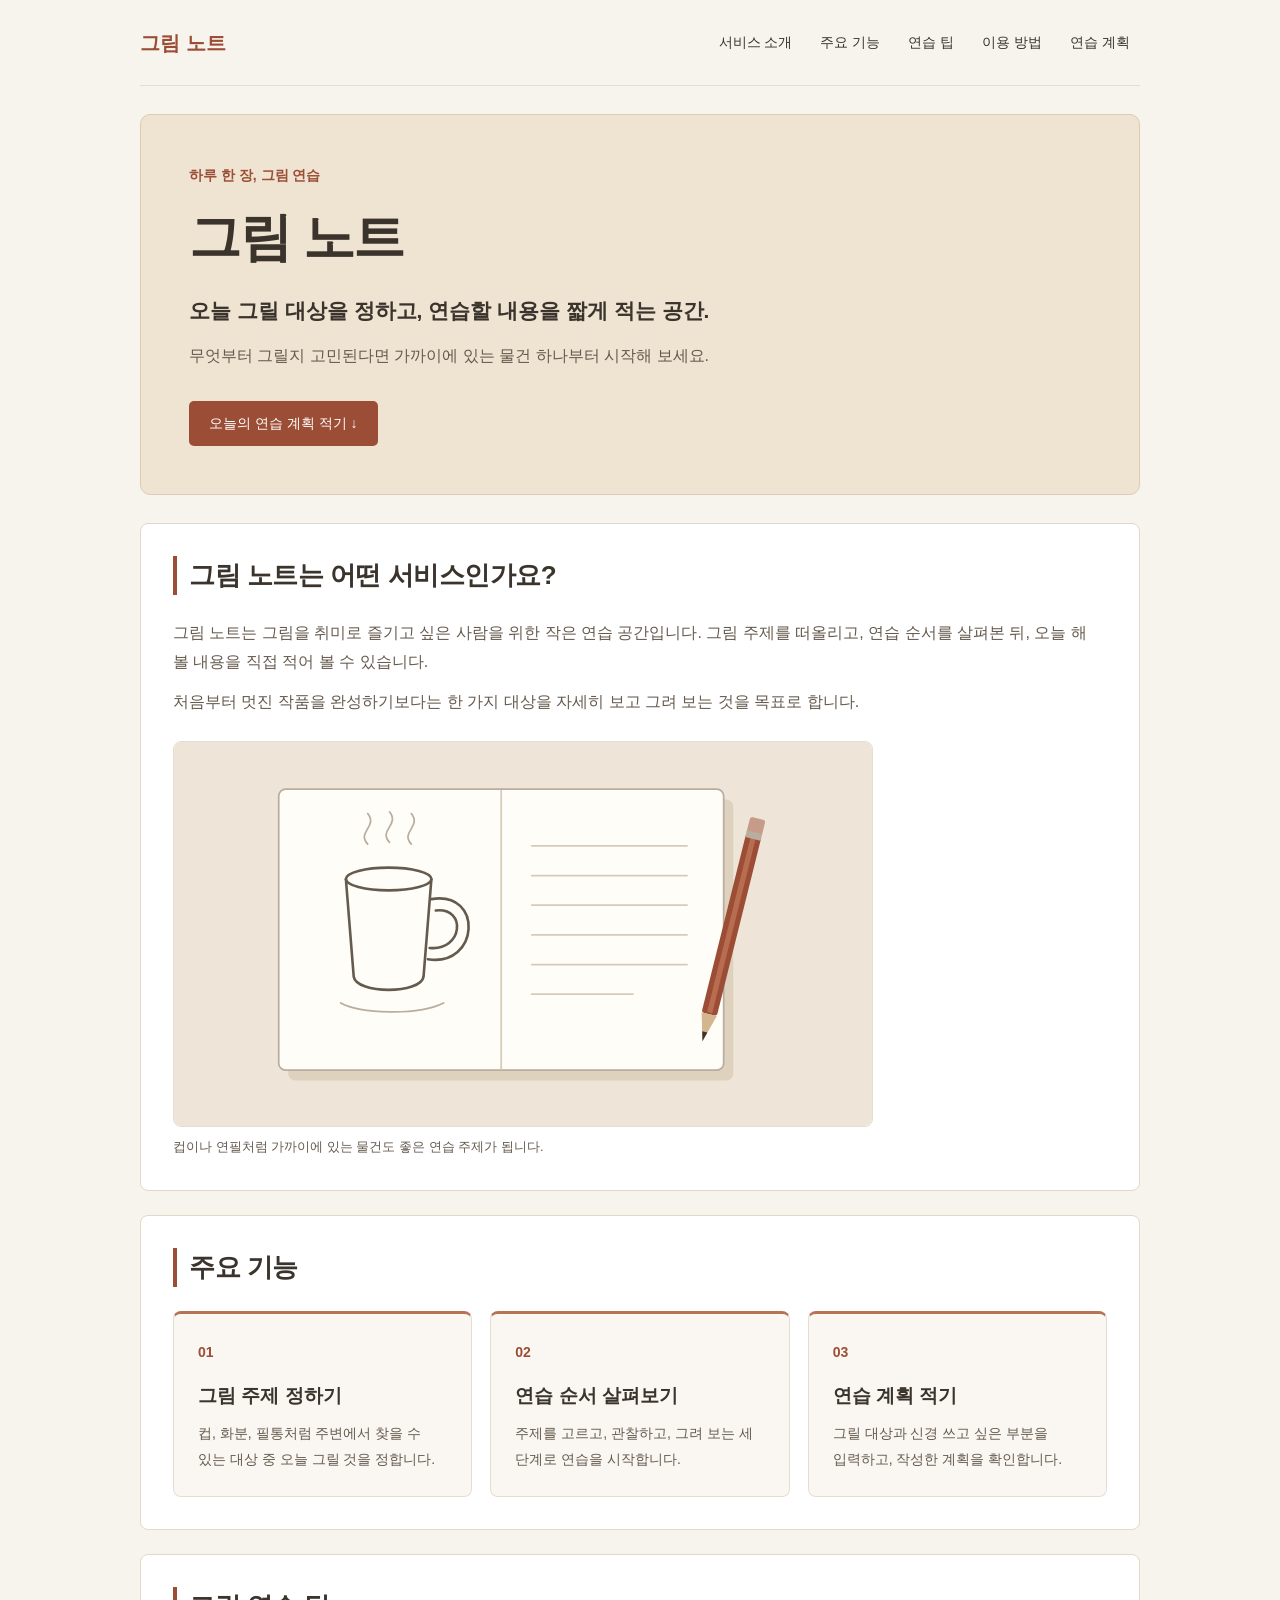
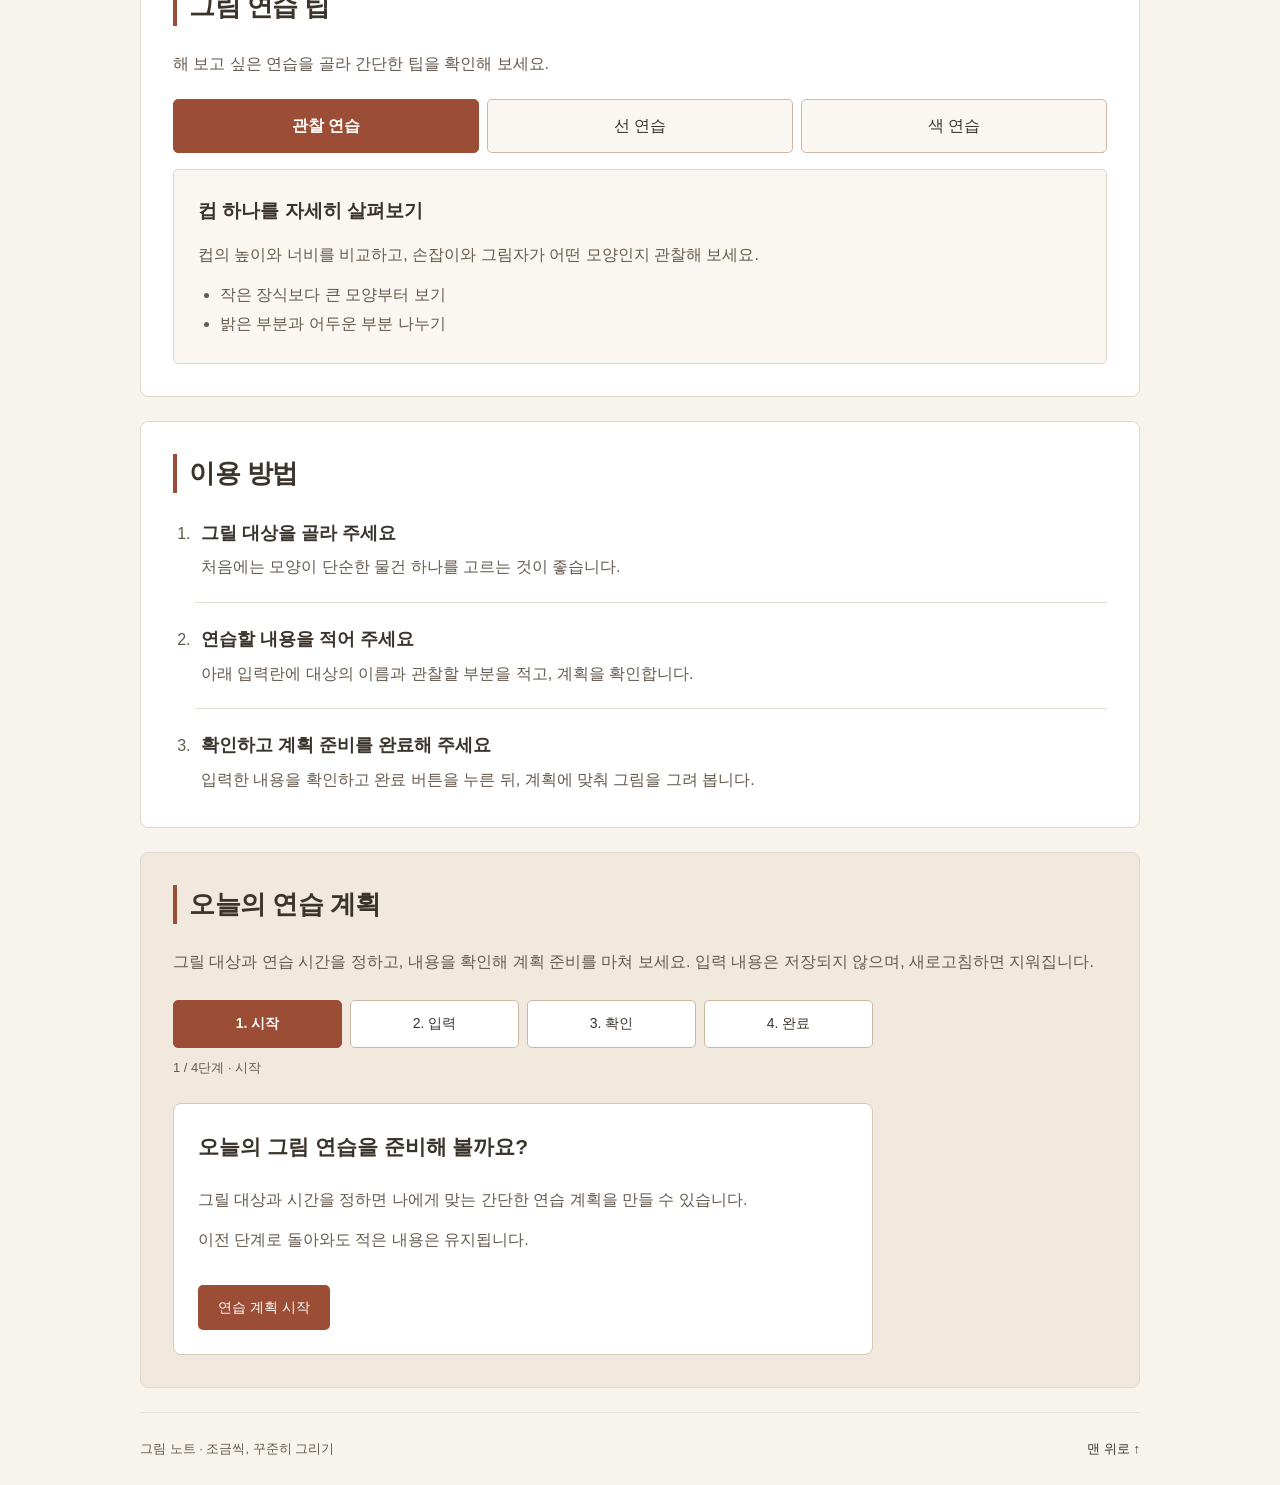
<file: index.html>
<!DOCTYPE html>
<html lang="ko">
<head>
  <meta charset="UTF-8">
  <meta name="viewport" content="width=device-width, initial-scale=1.0">
  <meta name="description" content="오늘 그릴 대상과 연습할 내용을 적어 보는 그림 노트 서비스입니다.">
  <title>그림 노트 | 그림 연습을 시작하는 곳</title>
  <link rel="stylesheet" href="style.css?v=8">
  <script src="script.js?v=5" defer></script>
</head>
<body id="top">
  <!--
    사용자: 그림을 취미로 시작하거나 꾸준히 연습하고 싶은 사람
    목적: 무엇을 그릴지 정하고 간단한 연습 계획을 세울 수 있도록 돕기
    핵심 행동: 그릴 대상과 연습 시간을 정하고 계획을 확인한 뒤 완료하기
    완료 조건: 필수 입력을 검사하고 확인 화면에서 계획 준비 완료 버튼 누르기
    정보 순서: 서비스 이름과 한 줄 소개 → 서비스 소개와 이미지 → 주요 기능 → 연습 팁 → 이용 방법 → 입력 영역
  -->
  <header class="header">
    <a class="logo" href="#top">그림 노트</a>
    <nav aria-label="페이지 메뉴">
      <a href="#about">서비스 소개</a>
      <a href="#features">주요 기능</a>
      <a href="#tips">연습 팁</a>
      <a href="#how-to">이용 방법</a>
      <a href="#practice">연습 계획</a>
    </nav>
  </header>

  <main>
    <section class="intro" aria-labelledby="intro-title">
      <p class="label">하루 한 장, 그림 연습</p>
      <h1 id="intro-title">그림 노트</h1>
      <p class="tagline">오늘 그릴 대상을 정하고, 연습할 내용을 짧게 적는 공간.</p>
      <p>무엇부터 그릴지 고민된다면 가까이에 있는 물건 하나부터 시작해 보세요.</p>
      <a class="button" href="#practice">오늘의 연습 계획 적기 <span aria-hidden="true">↓</span></a>
    </section>

    <section id="about" class="section">
      <h2>그림 노트는 어떤 서비스인가요?</h2>
      <p>그림 노트는 그림을 취미로 즐기고 싶은 사람을 위한 작은 연습 공간입니다.
        그림 주제를 떠올리고, 연습 순서를 살펴본 뒤, 오늘 해 볼 내용을 직접 적어 볼 수 있습니다.</p>
      <p>처음부터 멋진 작품을 완성하기보다는 한 가지 대상을 자세히 보고 그려 보는 것을 목표로 합니다.</p>
      <figure>
        <img src="images/sketchbook.svg" width="800" height="440"
          alt="펼친 스케치북에 컵을 선으로 그린 예시와 옆에 놓인 연필">
        <figcaption>컵이나 연필처럼 가까이에 있는 물건도 좋은 연습 주제가 됩니다.</figcaption>
      </figure>
    </section>

    <section id="features" class="section">
      <h2>주요 기능</h2>
      <div class="cards">
        <article class="card">
          <span class="number">01</span>
          <h3>그림 주제 정하기</h3>
          <p>컵, 화분, 필통처럼 주변에서 찾을 수 있는 대상 중 오늘 그릴 것을 정합니다.</p>
        </article>
        <article class="card">
          <span class="number">02</span>
          <h3>연습 순서 살펴보기</h3>
          <p>주제를 고르고, 관찰하고, 그려 보는 세 단계로 연습을 시작합니다.</p>
        </article>
        <article class="card">
          <span class="number">03</span>
          <h3>연습 계획 적기</h3>
          <p>그릴 대상과 신경 쓰고 싶은 부분을 입력하고, 작성한 계획을 확인합니다.</p>
        </article>
      </div>
    </section>

    <section id="tips" class="section">
      <h2>그림 연습 팁</h2>
      <p>해 보고 싶은 연습을 골라 간단한 팁을 확인해 보세요.</p>
      <div class="tabs" role="tablist" aria-label="그림 연습 종류">
        <button type="button" role="tab" id="tab-observe" aria-controls="panel-observe"
          aria-selected="true">관찰 연습</button>
        <button type="button" role="tab" id="tab-line" aria-controls="panel-line"
          aria-selected="false" tabindex="-1">선 연습</button>
        <button type="button" role="tab" id="tab-color" aria-controls="panel-color"
          aria-selected="false" tabindex="-1">색 연습</button>
      </div>
      <div id="panel-observe" class="tab-panel" role="tabpanel" aria-labelledby="tab-observe" tabindex="0">
        <h3>컵 하나를 자세히 살펴보기</h3>
        <p>컵의 높이와 너비를 비교하고, 손잡이와 그림자가 어떤 모양인지 관찰해 보세요.</p>
        <ul>
          <li>작은 장식보다 큰 모양부터 보기</li>
          <li>밝은 부분과 어두운 부분 나누기</li>
        </ul>
      </div>
      <div id="panel-line" class="tab-panel" role="tabpanel" aria-labelledby="tab-line" tabindex="0" hidden>
        <h3>나뭇잎을 여러 가지 선으로 그리기</h3>
        <p>같은 나뭇잎을 가는 선, 굵은 선, 짧은 선으로 그려 보고 느낌을 비교해 보세요.</p>
        <ul>
          <li>연필을 너무 세게 누르지 않기</li>
          <li>외곽선을 그린 뒤 잎맥 더하기</li>
        </ul>
      </div>
      <div id="panel-color" class="tab-panel" role="tabpanel" aria-labelledby="tab-color" tabindex="0" hidden>
        <h3>사과에 밝고 어두운 색 입히기</h3>
        <p>한 가지 색만 쓰기보다 밝은 색과 어두운 색을 나누어 사과의 둥근 모양을 표현해 보세요.</p>
        <ul>
          <li>가장 밝은 부분은 연하게 남기기</li>
          <li>그림자는 조금씩 진하게 쌓기</li>
        </ul>
      </div>
    </section>

    <section id="how-to" class="section">
      <h2>이용 방법</h2>
      <ol class="steps">
        <li>
          <h3>그릴 대상을 골라 주세요</h3>
          <p>처음에는 모양이 단순한 물건 하나를 고르는 것이 좋습니다.</p>
        </li>
        <li>
          <h3>연습할 내용을 적어 주세요</h3>
          <p>아래 입력란에 대상의 이름과 관찰할 부분을 적고, 계획을 확인합니다.</p>
        </li>
        <li>
          <h3>확인하고 계획 준비를 완료해 주세요</h3>
          <p>입력한 내용을 확인하고 완료 버튼을 누른 뒤, 계획에 맞춰 그림을 그려 봅니다.</p>
        </li>
      </ol>
    </section>

    <section id="practice" class="section" data-step="start">
      <h2>오늘의 연습 계획</h2>
      <p id="practice-help">그릴 대상과 연습 시간을 정하고, 내용을 확인해 계획 준비를 마쳐 보세요.
        입력 내용은 저장되지 않으며, 새로고침하면 지워집니다.</p>
      <ol class="flow-progress" aria-label="연습 계획 진행 단계">
        <li data-progress="start" aria-current="step">1. 시작</li>
        <li data-progress="input">2. 입력</li>
        <li data-progress="review">3. 확인</li>
        <li data-progress="complete">4. 완료</li>
      </ol>
      <p id="flow-status" class="field-help" role="status">1 / 4단계 · 시작</p>

      <div id="flow-start" class="flow-panel flow-card" data-flow-step="start">
        <h3 tabindex="-1">오늘의 그림 연습을 준비해 볼까요?</h3>
        <p>그릴 대상과 시간을 정하면 나에게 맞는 간단한 연습 계획을 만들 수 있습니다.</p>
        <p>이전 단계로 돌아와도 적은 내용은 유지됩니다.</p>
        <button type="button" id="start-button" class="button">연습 계획 시작</button>
      </div>

      <form id="practice-form" class="flow-panel" data-flow-step="input" aria-describedby="practice-help" novalidate hidden>
        <h3 tabindex="-1">연습할 내용 입력</h3>
        <p id="form-message" class="feedback" role="status" hidden></p>
        <label for="subject">그릴 대상 <span class="required">(필수)</span></label>
        <input type="text" id="subject" name="subject" maxlength="80"
          placeholder="예: 책상 위의 머그컵" aria-describedby="form-message" required>

        <label for="memo">연습 메모</label>
        <textarea id="memo" name="memo" rows="3" maxlength="300"
          placeholder="예: 손잡이 모양과 그림자를 자세히 보기" aria-describedby="memo-count"></textarea>
        <p id="memo-count" class="field-help">0 / 300자</p>

        <label for="practice-time">연습 시간 <span class="required">(필수)</span></label>
        <select id="practice-time" name="practice-time" aria-describedby="time-guide form-message" required>
          <option value="">연습 시간을 선택하세요</option>
          <option value="10">10분</option>
          <option value="20">20분</option>
          <option value="30">30분</option>
        </select>
        <p id="time-guide" class="time-guide none">연습 시간을 선택하면 시간에 맞는 팁을 볼 수 있습니다.</p>

        <label for="email">이메일 <span class="required">(선택)</span></label>
        <p id="email-help" class="field-help">함께 확인할 이메일을 적어 주세요. 실제 메일은 발송되지 않습니다.</p>
        <div class="email-row">
          <input type="email" id="email" name="email" maxlength="254"
            placeholder="예: drawing@example.com" aria-describedby="email-help form-message" autocomplete="email">
          <button type="submit" id="confirm-button" class="button">계획 확인하기</button>
        </div>
        <div class="flow-actions">
          <button type="button" id="input-back" class="reset-button">이전: 시작</button>
          <button type="reset" class="reset-button">다시 쓰기</button>
          <button type="button" id="restart-input" class="reset-button">처음부터 다시 시작</button>
        </div>
      </form>

      <div id="flow-review" class="flow-panel flow-card" data-flow-step="review" hidden>
        <h3 tabindex="-1">입력한 계획 확인</h3>
        <p>대상과 시간을 확인해 주세요. 고칠 내용이 있으면 이전 단계로 돌아갈 수 있습니다.</p>
        <output id="practice-result" for="subject practice-time memo email" hidden></output>
        <div class="flow-actions">
          <button type="button" id="review-back" class="reset-button">이전: 입력 수정</button>
          <button type="button" id="complete-button" class="button">계획 준비 완료</button>
          <button type="button" id="restart-review" class="reset-button">처음부터 다시 시작</button>
        </div>
      </div>

      <div id="flow-complete" class="flow-panel flow-card" data-flow-step="complete" hidden>
        <h3 tabindex="-1">계획 준비가 완료되었습니다!</h3>
        <p class="feedback success">오늘의 연습 계획을 만들었습니다. 정한 대상과 시간에 맞춰 그림을 그려 보세요.</p>
        <output id="complete-result"></output>
        <div class="flow-actions">
          <button type="button" id="complete-back" class="reset-button">이전: 확인</button>
          <button type="button" id="restart-complete" class="button">새 계획으로 다시 시작</button>
        </div>
      </div>
      <noscript><p>입력한 계획을 화면에서 확인하려면 JavaScript를 켜 주세요.</p></noscript>
    </section>
  </main>

  <footer class="footer">
    <p>그림 노트 · 조금씩, 꾸준히 그리기</p>
    <a href="#top">맨 위로 ↑</a>
  </footer>
</body>
</html>
</file>
<file: style.css>
* {
  box-sizing: border-box;
}

html {
  scroll-behavior: smooth;
}

body {
  margin: 0;
  background: #f7f4ee;
  color: #3b342d;
  font-family: Arial, "Malgun Gothic", sans-serif;
  font-size: 16px;
  line-height: 1.8;
  word-break: keep-all;
  overflow-wrap: break-word;
}

a {
  color: inherit;
  text-decoration: none;
}

a:hover {
  text-decoration: underline;
}

a:focus-visible, button:focus-visible, input:focus-visible, textarea:focus-visible, select:focus-visible, .tab-panel:focus-visible {
  outline: 3px solid #9b4d35;
  outline-offset: 5px;
}

.header, main, .footer {
  width: 92%;
  max-width: 1000px;
  margin: 0 auto;
}

.header {
  display: flex;
  justify-content: space-between;
  align-items: center;
  gap: 20px;
  padding: 24px 0;
  border-bottom: 1px solid #e5ddd1;
}

.logo {
  font-size: 20px;
  font-weight: bold;
  color: #9b4d35;
}

nav {
  display: flex;
  flex-wrap: wrap;
  gap: 8px;
  font-size: 14px;
}

nav a {
  padding: 6px 10px;
  border-radius: 4px;
}

nav a:hover {
  background: #ece2d5;
  color: #7e3e2b;
  text-decoration: none;
}

.intro {
  margin: 28px 0;
  padding: 48px;
  border: 1px solid #dccbb7;
  border-radius: 10px;
  background: #efe3d2;
}

.label, .number {
  color: #9b4d35;
  font-size: 14px;
  font-weight: bold;
}

h1 {
  margin: 16px 0 20px;
  font-size: 52px;
  line-height: 1.3;
  letter-spacing: -1.5px;
}

p {
  margin: 0 0 12px;
  color: #655a4e;
}

.button {
  display: inline-block;
  margin-top: 18px;
  padding: 10px 20px;
  border-radius: 5px;
  background: #9b4d35;
  color: #fff;
  font-size: 14px;
  font-family: inherit;
  line-height: inherit;
  border: 0;
  cursor: pointer;
  min-height: 44px;
}

.button:hover {
  background: #7e3e2b;
  text-decoration: none;
}

.section {
  margin: 24px 0;
  padding: 32px;
  border: 1px solid #e1d8ca;
  border-radius: 8px;
  background: #fff;
  scroll-margin-top: 24px;
}

h2 {
  margin: 0 0 24px;
  padding-left: 12px;
  border-left: 4px solid #9b4d35;
  font-size: 26px;
  line-height: 1.5;
  letter-spacing: -0.5px;
}

.cards {
  display: grid;
  grid-template-columns: repeat(3, minmax(0, 1fr));
  gap: 18px;
}

.card {
  padding: 24px;
  border: 1px solid #e5ddd1;
  border-top: 3px solid #b77256;
  border-radius: 8px;
  background: #faf7f2;
}

.card h3 {
  margin: 12px 0 8px;
  font-size: 19px;
}

.card p {
  margin: 0;
  font-size: 14px;
}

.tabs {
  display: grid;
  grid-template-columns: repeat(3, minmax(0, 1fr));
  gap: 8px;
  margin: 20px 0 0;
}

.tabs button {
  min-height: 44px;
  padding: 12px 8px;
  border: 1px solid #cbb9a3;
  border-radius: 5px;
  background: #faf7f2;
  color: #3b342d;
  font: inherit;
  cursor: pointer;
}

.tabs button[aria-selected="true"] {
  border-color: #9b4d35;
  background: #9b4d35;
  color: #fff;
  font-weight: bold;
}

.tab-panel {
  margin-top: 16px;
  padding: 24px;
  border: 1px solid #e1d8ca;
  border-radius: 5px;
  background: #faf7f2;
}

.tab-panel h3 {
  margin: 0 0 12px;
  font-size: 19px;
}

.tab-panel ul {
  margin: 0;
  padding-left: 22px;
  color: #655a4e;
}

.steps {
  margin: 0;
  padding-left: 22px;
  color: #655a4e;
}

.steps li {
  padding: 0 0 20px 6px;
  margin: 20px 0;
  border-bottom: 1px solid #e5ddd1;
}

.steps li:last-child {
  margin-bottom: 0;
  padding-bottom: 0;
  border-bottom: 0;
}

.steps h3 {
  margin: 0 0 4px;
  color: #3b342d;
  font-size: 18px;
}

.steps p {
  margin: 0;
}

.tagline {
  color: #3b342d;
  font-size: 21px;
  font-weight: bold;
}

figure {
  width: 100%;
  max-width: 700px;
  margin: 24px 0 0;
}

figure img {
  display: block;
  width: 100%;
  max-width: 100%;
  height: auto;
  border: 1px solid #e5ddd1;
  border-radius: 8px;
}

figcaption, .required {
  color: #655a4e;
  font-size: 13px;
}

figcaption {
  margin-top: 8px;
}

form {
  width: 100%;
  max-width: 620px;
  margin-top: 24px;
  padding: 24px;
  border: 1px solid #d9c8b4;
  border-radius: 8px;
  background: #fff;
}

#practice {
  background: #f1e9de;
}

form label[for="subject"] {
  margin-top: 0;
}

label {
  display: block;
  margin: 18px 0 6px;
  font-weight: bold;
}

input, textarea, select {
  display: block;
  width: 100%;
  padding: 12px;
  border: 1px solid #b8ad9f;
  border-radius: 5px;
  background: #fff;
  color: #3b342d;
  font: inherit;
  line-height: 1.6;
}

input::placeholder, textarea::placeholder {
  color: #75695c;
}

textarea {
  resize: vertical;
}

.field-help {
  font-size: 13px;
}

.field-help.has-text {
  color: #9b4d35;
  font-weight: bold;
}

.field-help.near-limit {
  color: #8b3025;
}

.time-guide {
  margin-top: 8px;
  padding: 12px;
  border-left: 3px solid;
  font-size: 14px;
}

.time-guide.short {
  color: #655a4e;
  background: #f7f1e8;
  border-color: #b79c7a;
}

.time-guide.medium {
  color: #315d36;
  background: #edf5eb;
  border-color: #70976b;
}

.time-guide.long {
  color: #36556d;
  background: #edf3f8;
  border-color: #7795ad;
}

.email-row {
  display: flex;
  align-items: stretch;
  gap: 12px;
}

.email-row input {
  flex: 1;
  min-width: 0;
}

.email-row .button {
  margin-top: 0;
  flex-shrink: 0;
}

.reset-button {
  margin-top: 12px;
  padding: 10px 16px;
  border: 1px solid #b8ad9f;
  border-radius: 5px;
  background: transparent;
  color: #3b342d;
  font: inherit;
  font-size: 14px;
  cursor: pointer;
  min-height: 44px;
}

.reset-button:hover {
  background: #f1e9de;
}

.feedback {
  margin: 0 0 20px;
  padding: 14px;
  border: 1px solid;
  border-radius: 5px;
  font-size: 14px;
}

.feedback.error {
  color: #8b3025;
  background: #fff1ee;
  border-color: #d6a093;
}

.feedback.success {
  color: #315d36;
  background: #edf5eb;
  border-color: #9fb698;
}

.feedback.info {
  color: #655a4e;
  background: #f7f1e8;
  border-color: #d9c8b4;
}

input[aria-invalid="true"], select[aria-invalid="true"] {
  border-color: #a14035;
  background: #fff5f3;
}

.button:disabled {
  background: #476647;
  cursor: default;
}

output:not([hidden]) {
  display: block;
  margin-top: 20px;
  padding: 18px;
  border-left: 3px solid #9b4d35;
  background: #f1e9de;
  white-space: pre-wrap;
}

.flow-progress {
  display: grid;
  grid-template-columns: repeat(4, minmax(0, 1fr));
  gap: 8px;
  max-width: 700px;
  margin: 24px 0 8px;
  padding: 0;
  list-style: none;
}

.flow-progress li {
  padding: 10px 6px;
  border: 1px solid #cbb9a3;
  border-radius: 5px;
  background: #fff;
  font-size: 14px;
  text-align: center;
}

.flow-progress li.done {
  background: #edf5eb;
  color: #315d36;
}

.flow-progress li[aria-current="step"] {
  background: #9b4d35;
  border-color: #9b4d35;
  color: #fff;
  font-weight: bold;
}

.flow-card {
  max-width: 700px;
  margin-top: 24px;
  padding: 24px;
  border: 1px solid #d9c8b4;
  border-radius: 8px;
  background: #fff;
}

.flow-panel h3 {
  margin: 0 0 20px;
  font-size: 21px;
}

.flow-actions {
  display: flex;
  flex-wrap: wrap;
  gap: 12px;
  margin-top: 20px;
}

.flow-actions .button, .flow-actions .reset-button {
  margin-top: 0;
}

.time-guide.none {
  color: #655a4e;
  background: #f7f1e8;
  border-color: #b79c7a;
}

.footer {
  display: flex;
  justify-content: space-between;
  gap: 20px;
  padding: 24px 0;
  border-top: 1px solid #e5ddd1;
  font-size: 13px;
}

.footer p {
  margin: 0;
}

@media (max-width: 768px) {
  .header {
    flex-direction: column;
    align-items: flex-start;
    gap: 12px;
  }

  .intro {
    margin: 20px 0;
    padding: 28px 24px;
  }

  nav {
    width: 100%;
    flex-direction: column;
    gap: 4px;
  }

  nav a {
    min-height: 44px;
  }

  h1 {
    font-size: 36px;
  }

  h2 {
    font-size: 22px;
  }

  .tagline {
    font-size: 18px;
  }

  .section {
    padding: 24px 20px;
  }

  form {
    padding: 20px 16px;
  }

  .cards {
    grid-template-columns: 1fr;
  }

  .tabs button {
    padding: 10px 4px;
    font-size: 14px;
  }

  .tab-panel {
    padding: 20px 16px;
  }

  .email-row {
    flex-direction: column;
  }

  .email-row .button, .reset-button {
    width: 100%;
  }

  .flow-card {
    padding: 20px 16px;
  }

  .flow-actions {
    flex-direction: column;
  }

  .flow-actions .button {
    width: 100%;
  }

  .flow-progress li {
    font-size: 13px;
  }

  .footer {
    flex-direction: column;
    gap: 8px;
  }
}

@media (prefers-reduced-motion: reduce) {
  html {
    scroll-behavior: auto;
  }
}
</file>
